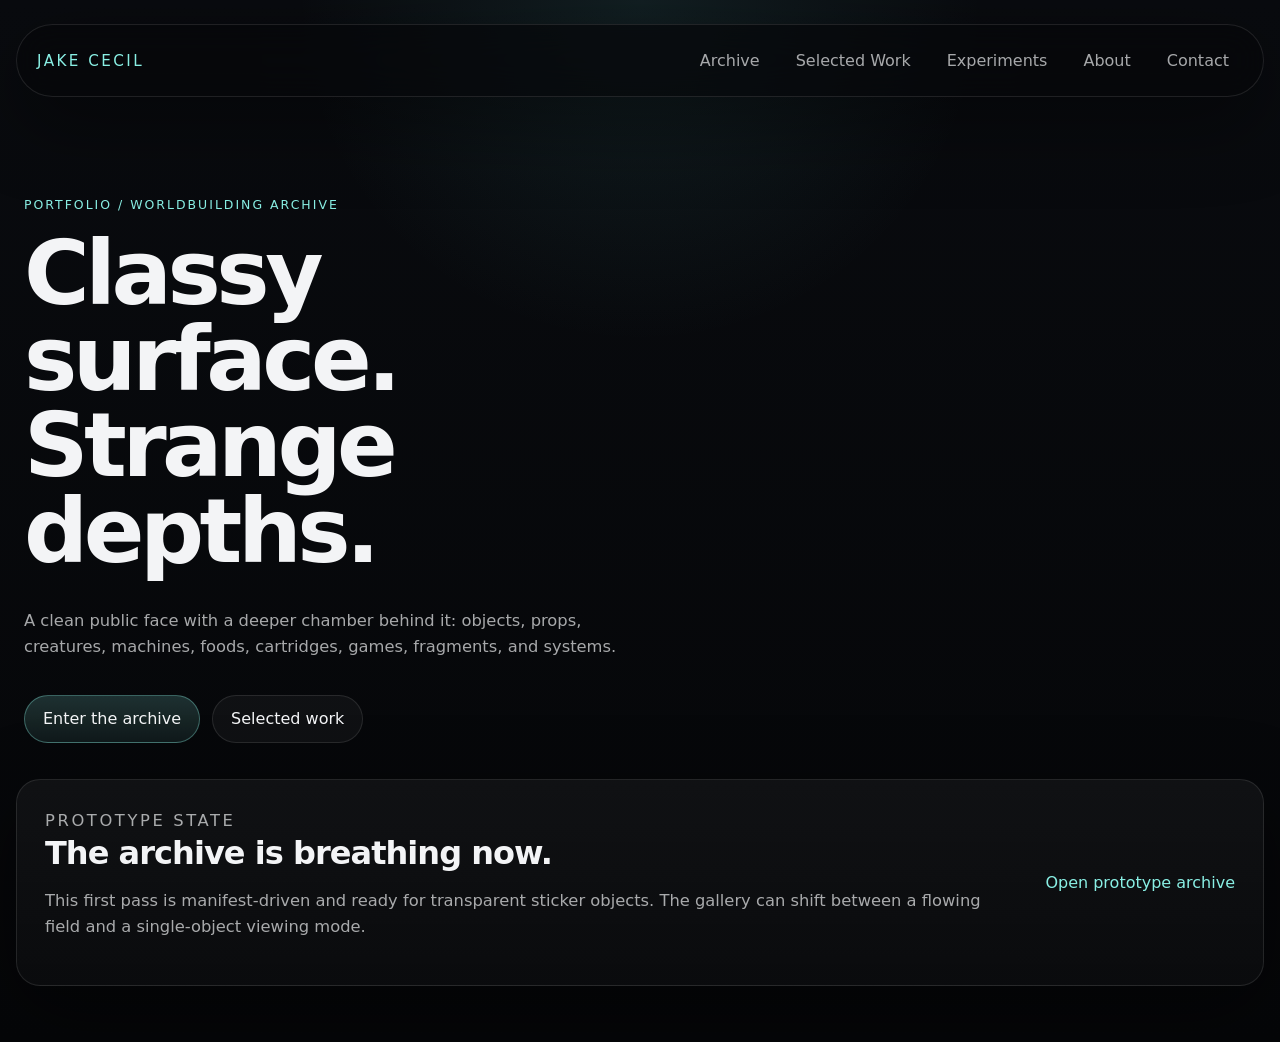
<file: index.html>
<!DOCTYPE html>
<html lang="en">
<head>
  <meta charset="UTF-8" />
  <meta name="viewport" content="width=device-width, initial-scale=1.0" />
  <title>Jake Cecil</title>
  <link rel="stylesheet" href="assets/css/styles.css" />
</head>
<body>
  <div class="site-shell">
    <header class="topbar">
      <a class="brand" href="index.html">Jake Cecil</a>
      <nav class="nav">
        <a href="archive.html">Archive</a>
        <a href="selected-work.html">Selected Work</a>
        <a href="experiments.html">Experiments</a>
        <a href="about.html">About</a>
        <a href="contact.html">Contact</a>
      </nav>
    </header>

    <main class="landing">
      <section class="hero">
        <p class="eyebrow">Portfolio / Worldbuilding Archive</p>
        <h1>Classy surface. Strange depths.</h1>
        <p class="lede">
          A clean public face with a deeper chamber behind it: objects, props, creatures,
          machines, foods, cartridges, games, fragments, and systems.
        </p>
        <div class="cta-row">
          <a class="button primary" href="archive.html">Enter the archive</a>
          <a class="button" href="selected-work.html">Selected work</a>
        </div>
      </section>

      <section class="preview-card">
        <div class="preview-copy">
          <p class="eyebrow">Prototype state</p>
          <h2>The archive is breathing now.</h2>
          <p>
            This first pass is manifest-driven and ready for transparent sticker objects.
            The gallery can shift between a flowing field and a single-object viewing mode.
          </p>
        </div>
        <a class="preview-link" href="archive.html">Open prototype archive</a>
      </section>
    </main>
  </div>
  <script src="assets/js/main.js"></script>
</body>
</html>
</file>
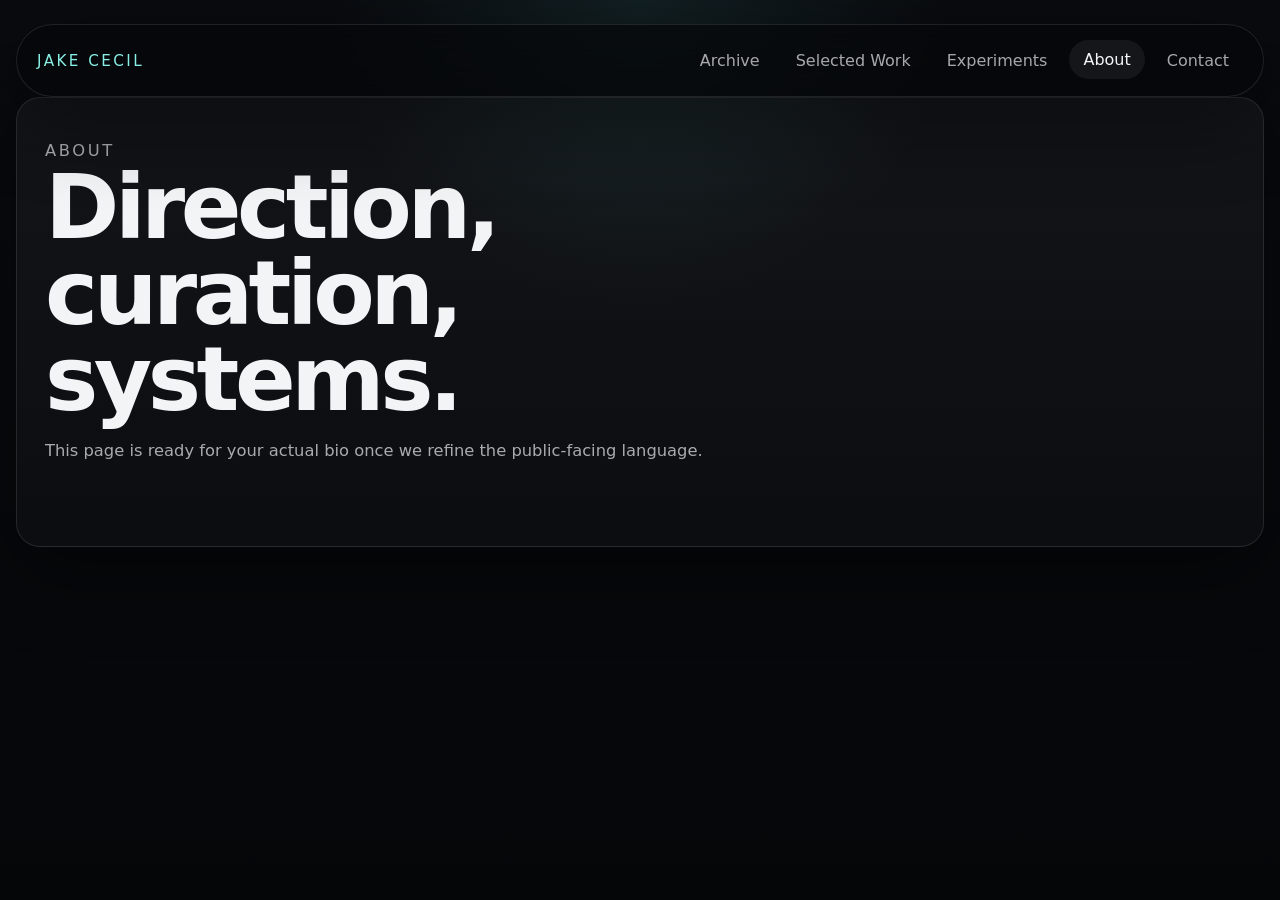
<file: about.html>
<!DOCTYPE html><html lang="en"><head><meta charset="UTF-8" /><meta name="viewport" content="width=device-width, initial-scale=1.0" /><title>About | Jake Cecil</title><link rel="stylesheet" href="assets/css/styles.css" /></head><body><div class="site-shell"><header class="topbar"><a class="brand" href="index.html">Jake Cecil</a><nav class="nav"><a href="archive.html">Archive</a><a href="selected-work.html">Selected Work</a><a href="experiments.html">Experiments</a><a class="active" href="about.html">About</a><a href="contact.html">Contact</a></nav></header><main class="simple-page"><p class="eyebrow">About</p><h1>Direction, curation, systems.</h1><p class="lede narrow">This page is ready for your actual bio once we refine the public-facing language.</p></main></div></body></html>
</file>
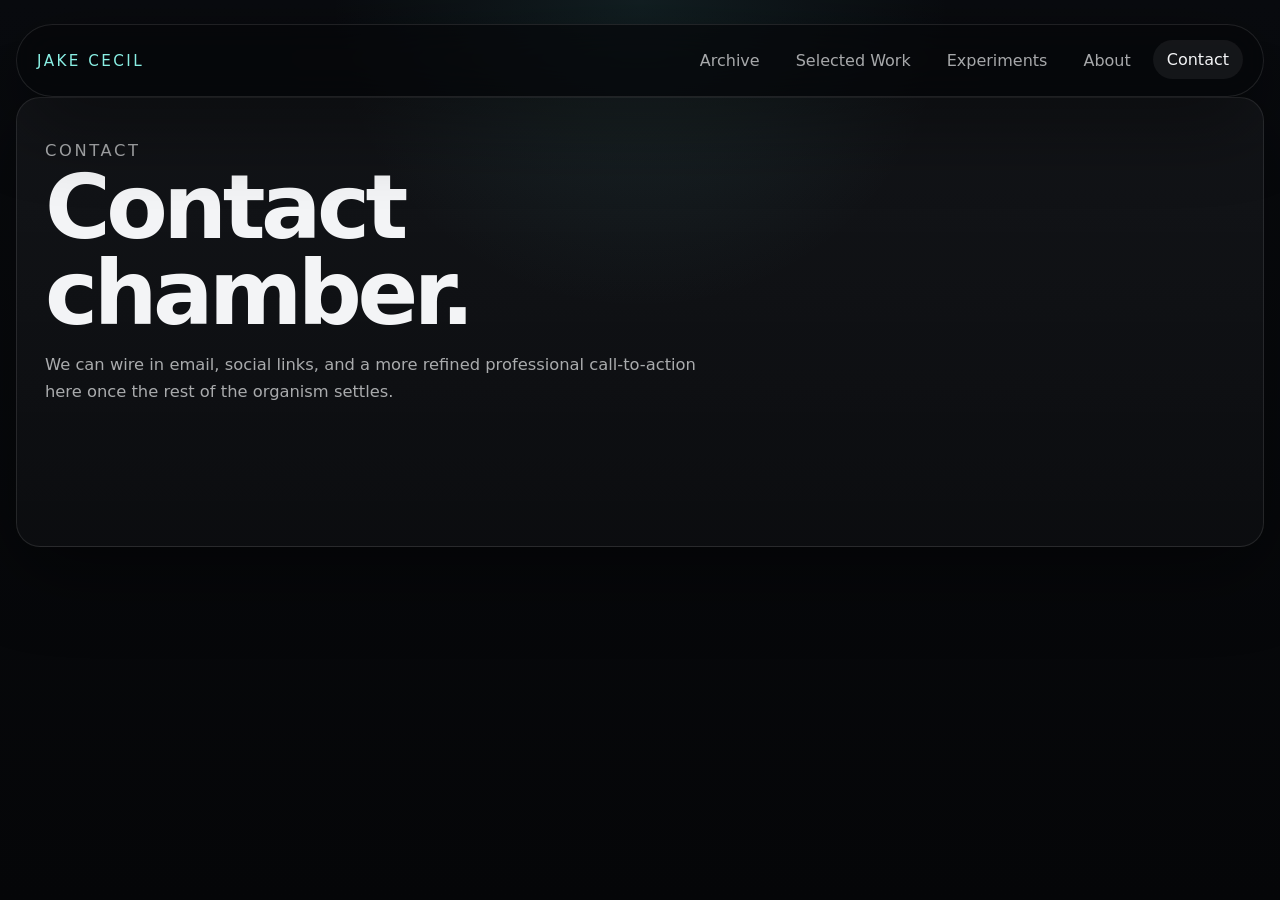
<file: contact.html>
<!DOCTYPE html><html lang="en"><head><meta charset="UTF-8" /><meta name="viewport" content="width=device-width, initial-scale=1.0" /><title>Contact | Jake Cecil</title><link rel="stylesheet" href="assets/css/styles.css" /></head><body><div class="site-shell"><header class="topbar"><a class="brand" href="index.html">Jake Cecil</a><nav class="nav"><a href="archive.html">Archive</a><a href="selected-work.html">Selected Work</a><a href="experiments.html">Experiments</a><a href="about.html">About</a><a class="active" href="contact.html">Contact</a></nav></header><main class="simple-page"><p class="eyebrow">Contact</p><h1>Contact chamber.</h1><p class="lede narrow">We can wire in email, social links, and a more refined professional call-to-action here once the rest of the organism settles.</p></main></div></body></html>
</file>
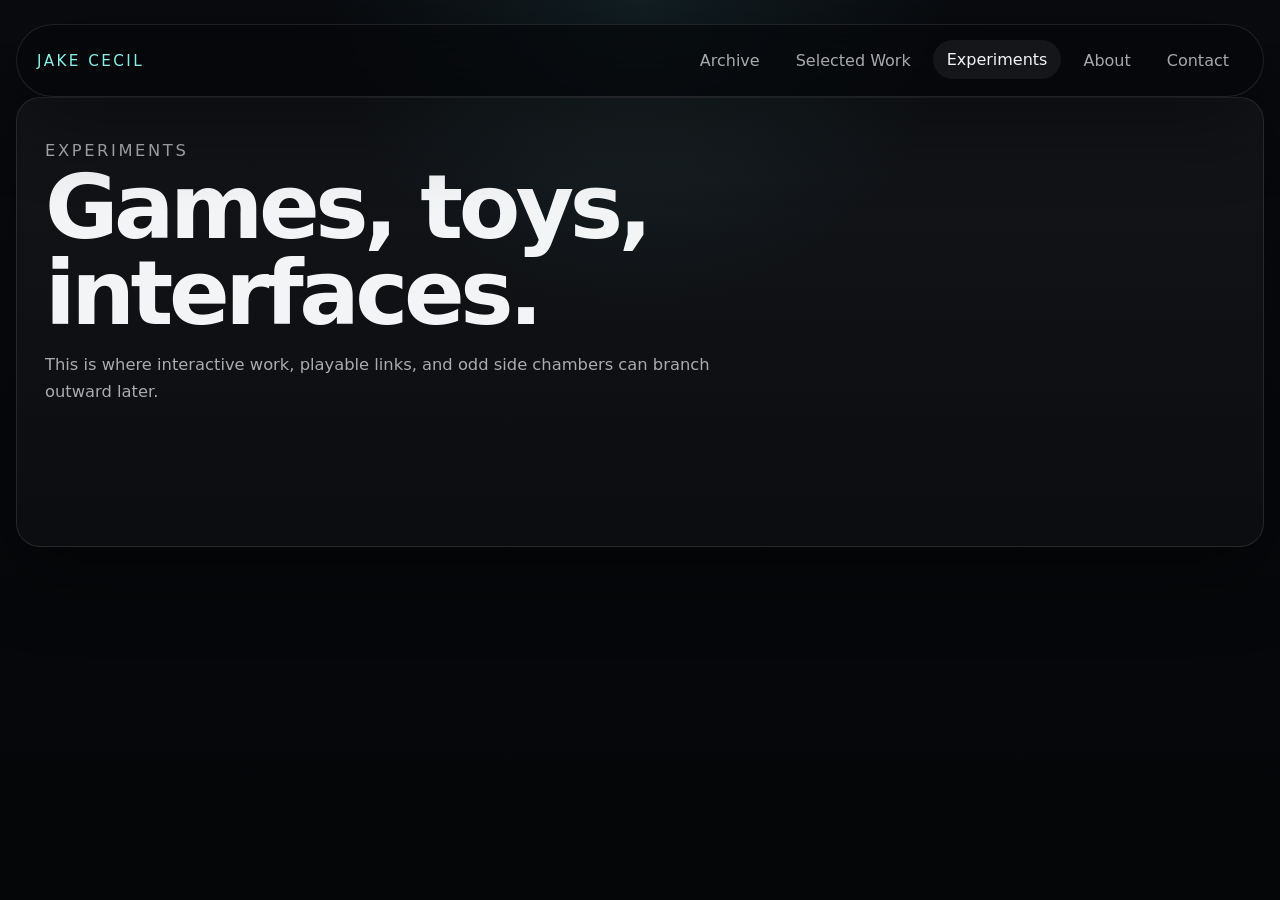
<file: experiments.html>
<!DOCTYPE html><html lang="en"><head><meta charset="UTF-8" /><meta name="viewport" content="width=device-width, initial-scale=1.0" /><title>Experiments | Jake Cecil</title><link rel="stylesheet" href="assets/css/styles.css" /></head><body><div class="site-shell"><header class="topbar"><a class="brand" href="index.html">Jake Cecil</a><nav class="nav"><a href="archive.html">Archive</a><a href="selected-work.html">Selected Work</a><a class="active" href="experiments.html">Experiments</a><a href="about.html">About</a><a href="contact.html">Contact</a></nav></header><main class="simple-page"><p class="eyebrow">Experiments</p><h1>Games, toys, interfaces.</h1><p class="lede narrow">This is where interactive work, playable links, and odd side chambers can branch outward later.</p></main></div></body></html>
</file>
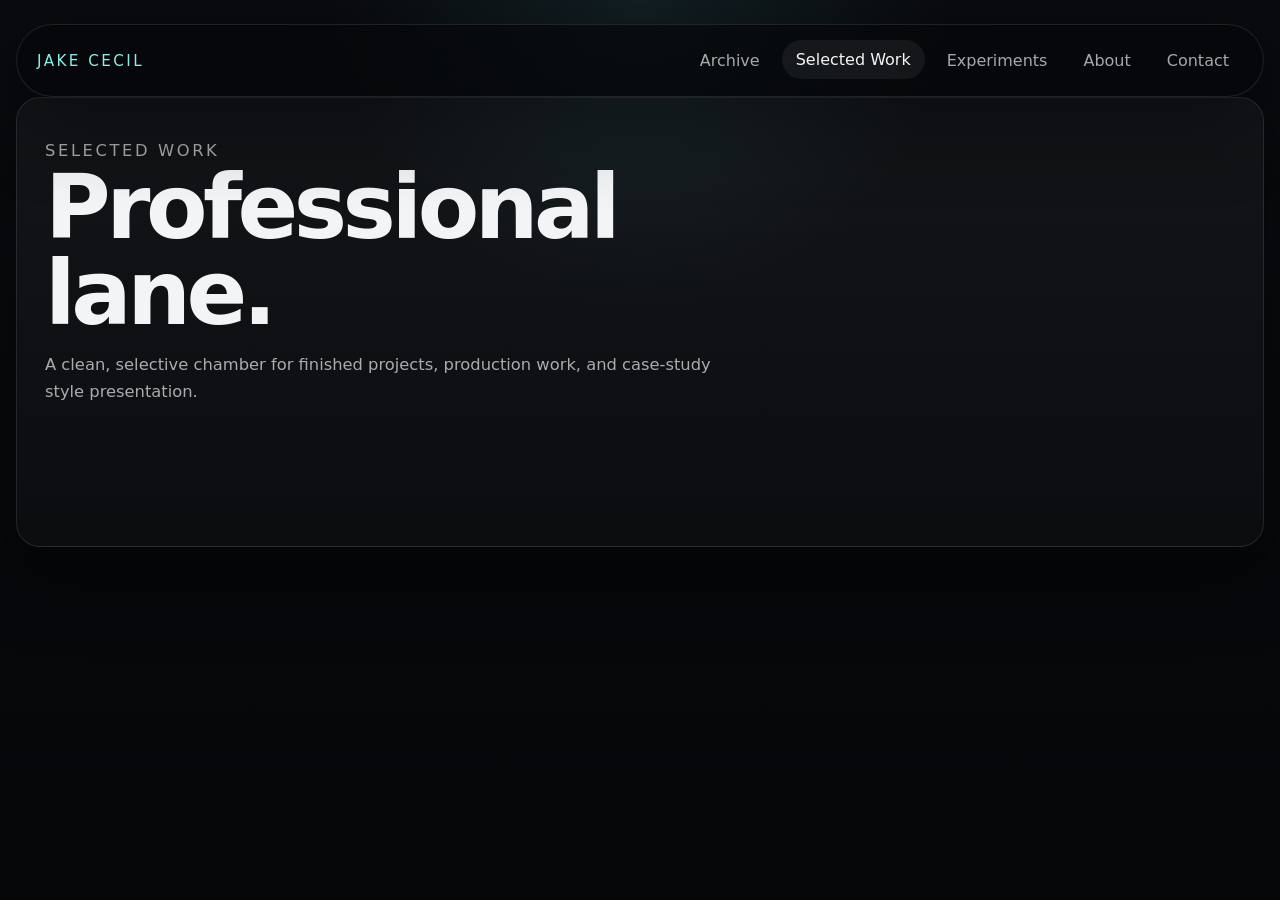
<file: selected-work.html>
<!DOCTYPE html><html lang="en"><head><meta charset="UTF-8" /><meta name="viewport" content="width=device-width, initial-scale=1.0" /><title>Selected Work | Jake Cecil</title><link rel="stylesheet" href="assets/css/styles.css" /></head><body><div class="site-shell"><header class="topbar"><a class="brand" href="index.html">Jake Cecil</a><nav class="nav"><a href="archive.html">Archive</a><a class="active" href="selected-work.html">Selected Work</a><a href="experiments.html">Experiments</a><a href="about.html">About</a><a href="contact.html">Contact</a></nav></header><main class="simple-page"><p class="eyebrow">Selected work</p><h1>Professional lane.</h1><p class="lede narrow">A clean, selective chamber for finished projects, production work, and case-study style presentation.</p></main></div></body></html>
</file>
<file: assets/css/styles.css>
:root {
  --bg: #050608;
  --panel: rgba(255,255,255,0.04);
  --panel-strong: rgba(255,255,255,0.07);
  --line: rgba(255,255,255,0.1);
  --text: #f3f4f6;
  --muted: rgba(243,244,246,0.68);
  --accent: #89efe4;
  --accent-soft: rgba(137,239,228,0.17);
  --shadow: 0 24px 80px rgba(0,0,0,0.45);
  --radius: 24px;
}

* { box-sizing: border-box; }
html, body { margin: 0; min-height: 100%; }
body {
  font-family: Inter, ui-sans-serif, system-ui, -apple-system, BlinkMacSystemFont, "Segoe UI", sans-serif;
  background:
    radial-gradient(circle at top, rgba(82, 177, 175, 0.12), transparent 28%),
    linear-gradient(180deg, #090b0f 0%, #050608 100%);
  color: var(--text);
}

a { color: inherit; text-decoration: none; }
button { font: inherit; }

.site-shell {
  width: min(1400px, calc(100vw - 32px));
  margin: 0 auto;
  padding: 24px 0 56px;
}

.topbar {
  display: flex;
  align-items: center;
  justify-content: space-between;
  gap: 20px;
  padding: 16px 20px;
  border: 1px solid var(--line);
  background: rgba(6, 8, 11, 0.72);
  backdrop-filter: blur(18px);
  border-radius: 999px;
  position: sticky;
  top: 18px;
  z-index: 40;
  box-shadow: var(--shadow);
}

.brand {
  font-size: 0.95rem;
  letter-spacing: 0.16em;
  text-transform: uppercase;
  color: var(--accent);
}

.nav {
  display: flex;
  flex-wrap: wrap;
  gap: 8px;
}

.nav a {
  padding: 10px 14px;
  border-radius: 999px;
  color: var(--muted);
  transition: background 180ms ease, color 180ms ease, transform 180ms ease;
}

.nav a:hover,
.nav a.active {
  background: rgba(255,255,255,0.06);
  color: var(--text);
  transform: translateY(-1px);
}

.landing,
.simple-page,
.archive-page {
  padding-top: 64px;
}

.hero {
  min-height: 58vh;
  display: grid;
  align-content: center;
  gap: 18px;
  padding: 36px 8px;
}

.eyebrow,
.asset-kicker {
  margin: 0;
  color: var(--accent);
  text-transform: uppercase;
  letter-spacing: 0.16em;
  font-size: 0.78rem;
}

h1 {
  margin: 0;
  font-size: clamp(2.9rem, 7vw, 6rem);
  line-height: 0.96;
  letter-spacing: -0.05em;
  max-width: 11ch;
}

h2 {
  margin: 0;
  font-size: clamp(1.35rem, 2.5vw, 2rem);
  letter-spacing: -0.03em;
}

.lede,
.simple-page p,
.preview-copy p,
.asset-meta p,
.single-meta p {
  color: var(--muted);
  line-height: 1.6;
  font-size: 1.02rem;
}

.lede { max-width: 60ch; }
.lede.narrow { max-width: 42rem; }

.cta-row,
.archive-controls,
.single-nav-row {
  display: flex;
  flex-wrap: wrap;
  gap: 12px;
  align-items: center;
}

.button {
  display: inline-flex;
  align-items: center;
  justify-content: center;
  gap: 10px;
  min-height: 48px;
  padding: 0 18px;
  border-radius: 999px;
  border: 1px solid var(--line);
  background: rgba(255,255,255,0.04);
  color: var(--text);
  cursor: pointer;
  transition: transform 180ms ease, background 180ms ease, border-color 180ms ease;
}

.button:hover,
.button.active {
  transform: translateY(-1px);
  background: rgba(255,255,255,0.09);
  border-color: rgba(255,255,255,0.16);
}

.button.primary {
  background: linear-gradient(180deg, rgba(137,239,228,0.18), rgba(137,239,228,0.08));
  border-color: rgba(137,239,228,0.34);
}

.button.small {
  min-height: 42px;
  padding: 0 14px;
  font-size: 0.95rem;
}

.button.ghost {
  background: rgba(255,255,255,0.03);
}

.preview-card,
.simple-page,
.archive-header {
  border: 1px solid var(--line);
  background: linear-gradient(180deg, rgba(255,255,255,0.045), rgba(255,255,255,0.025));
  border-radius: var(--radius);
  box-shadow: var(--shadow);
}

.preview-card {
  display: grid;
  grid-template-columns: 1fr auto;
  gap: 28px;
  align-items: end;
  padding: 28px;
}

.preview-link {
  color: var(--accent);
  align-self: center;
}

.simple-page {
  padding: 40px 28px;
  min-height: 50vh;
}

.archive-page {
  display: grid;
  gap: 24px;
}

.archive-header {
  display: flex;
  justify-content: space-between;
  align-items: end;
  gap: 24px;
  padding: 26px;
}

.archive-stage {
  position: relative;
  min-height: 60vh;
  transition: opacity 220ms ease, transform 220ms ease;
}

.archive-stage.is-transitioning {
  opacity: 0.82;
  transform: translateY(4px);
}

.view-grid {
  display: grid;
  grid-template-columns: repeat(auto-fit, minmax(270px, 1fr));
  gap: 20px;
  align-items: start;
}

.asset-card {
  border: 1px solid var(--line);
  border-radius: 28px;
  background: linear-gradient(180deg, rgba(255,255,255,0.04), rgba(255,255,255,0.02));
  overflow: hidden;
  box-shadow: var(--shadow);
  opacity: 0;
  transform: translateY(24px) scale(0.985);
  animation: rise 520ms cubic-bezier(.2,.7,.2,1) forwards;
  animation-delay: var(--stagger, 0ms);
}

.asset-card.featured {
  background: linear-gradient(180deg, rgba(137,239,228,0.07), rgba(255,255,255,0.025));
}

.asset-figure {
  width: 100%;
  border: 0;
  background:
    radial-gradient(circle at 50% 10%, rgba(137,239,228,0.07), transparent 34%),
    linear-gradient(180deg, #080a0d 0%, #050608 100%);
  padding: 28px;
  cursor: pointer;
}

.asset-figure img {
  width: 100%;
  height: 320px;
  object-fit: contain;
  display: block;
  filter: drop-shadow(0 30px 40px rgba(0,0,0,0.45));
  transition: transform 260ms ease, filter 260ms ease;
}

.asset-card:hover .asset-figure img {
  transform: translateY(-6px) scale(1.015);
  filter: drop-shadow(0 42px 56px rgba(0,0,0,0.56));
}

.asset-meta {
  padding: 22px 22px 24px;
}

.asset-meta p:last-child,
.single-meta p:last-child { margin-bottom: 0; }

.view-single {
  display: block;
}

.single-asset {
  border: 1px solid var(--line);
  border-radius: 32px;
  background: linear-gradient(180deg, rgba(255,255,255,0.045), rgba(255,255,255,0.02));
  box-shadow: var(--shadow);
  padding: 22px;
}

.single-counter {
  color: var(--muted);
}

.single-stage {
  min-height: 62vh;
  display: grid;
  place-items: center;
  padding: 24px;
  background:
    radial-gradient(circle at 50% 16%, rgba(137,239,228,0.09), transparent 30%),
    linear-gradient(180deg, #090b0f 0%, #050608 100%);
  border-radius: 24px;
  margin-top: 18px;
}

.single-stage img {
  max-width: min(100%, 960px);
  max-height: 72vh;
  width: auto;
  height: auto;
  object-fit: contain;
  display: block;
  filter: drop-shadow(0 44px 62px rgba(0,0,0,0.58));
}

.single-meta {
  padding: 20px 6px 2px;
  max-width: 46rem;
}

@keyframes rise {
  to {
    opacity: 1;
    transform: translateY(0) scale(1);
  }
}

@media (max-width: 900px) {
  .topbar,
  .archive-header,
  .preview-card {
    border-radius: 28px;
  }

  .topbar,
  .archive-header,
  .preview-card {
    flex-direction: column;
    align-items: flex-start;
  }

  .preview-card {
    grid-template-columns: 1fr;
  }
}

@media (max-width: 640px) {
  .site-shell { width: min(100vw - 20px, 1400px); }
  .topbar { padding: 16px; }
  .nav { gap: 4px; }
  h1 { font-size: clamp(2.4rem, 14vw, 4.4rem); }
  .asset-figure { padding: 18px; }
  .asset-figure img { height: 260px; }
  .single-stage { min-height: 50vh; padding: 12px; }
}


.archive-page--void {
  gap: 18px;
}

.archive-header--minimal {
  align-items: center;
  padding: 22px 24px;
}

.archive-header--minimal h1 {
  max-width: none;
  font-size: clamp(2.25rem, 5vw, 4.4rem);
}

.archive-stage--void {
  min-height: 68vh;
  padding: 10px 6px 24px;
}

.archive-stage--void.view-grid {
  display: grid;
  grid-template-columns: repeat(auto-fit, minmax(180px, 1fr));
  gap: 18px;
  align-items: stretch;
}

.void-cell {
  position: relative;
  min-height: 220px;
  border: 0;
  background: transparent;
  padding: 10px;
  cursor: pointer;
  opacity: 0;
  transform: translateY(22px) scale(0.985);
  animation: rise 520ms cubic-bezier(.2,.7,.2,1) forwards;
  animation-delay: var(--stagger, 0ms);
  transition: transform 220ms ease, filter 220ms ease;
}

.void-cell::before {
  content: "";
  position: absolute;
  inset: 4px;
  border-radius: 30px;
  background: radial-gradient(circle at 50% 38%, rgba(137,239,228,0.09), transparent 38%);
  opacity: 0;
  transition: opacity 220ms ease;
  pointer-events: none;
}

.void-cell:hover,
.void-cell:focus-visible {
  transform: translateY(-4px) scale(1.02);
  filter: brightness(1.04);
}

.void-cell:hover::before,
.void-cell:focus-visible::before {
  opacity: 1;
}

.void-cell img {
  width: 100%;
  height: 100%;
  min-height: 220px;
  max-height: 340px;
  object-fit: contain;
  display: block;
  position: relative;
  z-index: 1;
  transition: transform 220ms ease;
}

.void-cell:hover img,
.void-cell:focus-visible img {
  transform: scale(1.04);
}

.archive-stage--void.view-single {
  display: grid;
  place-items: center;
  min-height: 72vh;
}

.single-void {
  width: min(100%, 1120px);
  display: grid;
  gap: 16px;
  justify-items: center;
}

.single-void-stage {
  width: 100%;
  min-height: 68vh;
  display: grid;
  place-items: center;
  position: relative;
}

.single-void-stage img {
  max-width: 100%;
  max-height: 72vh;
  object-fit: contain;
  display: block;
}

.single-void-controls {
  display: flex;
  gap: 10px;
  align-items: center;
  justify-content: center;
}

.single-counter {
  color: var(--muted);
  letter-spacing: 0.08em;
  text-transform: uppercase;
  font-size: 0.78rem;
}

.viewer-overlay {
  position: fixed;
  inset: 0;
  z-index: 120;
  display: none;
}

.viewer-overlay.is-open {
  display: block;
}

.viewer-backdrop {
  position: absolute;
  inset: 0;
  background: rgba(0,0,0,0.84);
  backdrop-filter: blur(8px);
}

.viewer-shell {
  position: relative;
  z-index: 1;
  width: min(100vw - 28px, 1280px);
  height: min(100vh - 28px, 980px);
  margin: 14px auto;
  display: grid;
  grid-template-rows: auto 1fr;
  gap: 10px;
}

.viewer-topline {
  display: flex;
  justify-content: center;
  align-items: center;
  min-height: 44px;
}

.viewer-counter {
  color: rgba(255,255,255,0.78);
  letter-spacing: 0.1em;
  text-transform: uppercase;
  font-size: 0.8rem;
}

.viewer-close {
  position: absolute;
  top: 4px;
  right: 4px;
  width: 48px;
  height: 48px;
  border-radius: 999px;
  border: 1px solid rgba(255,255,255,0.14);
  background: rgba(255,255,255,0.06);
  color: white;
  font-size: 1.8rem;
  line-height: 1;
  cursor: pointer;
}

.viewer-stage {
  position: relative;
  min-height: 0;
  display: grid;
  place-items: center;
}

.viewer-stage img {
  max-width: 100%;
  max-height: calc(100vh - 110px);
  object-fit: contain;
  display: block;
  pointer-events: none;
}

.viewer-zone {
  position: absolute;
  top: 0;
  bottom: 0;
  width: 50%;
  border: 0;
  background: transparent;
  cursor: pointer;
}

.viewer-zone--left { left: 0; }
.viewer-zone--right { right: 0; }

.viewer-zone:hover {
  background: linear-gradient(90deg, rgba(255,255,255,0.04), transparent 60%);
}

.viewer-zone--right:hover {
  background: linear-gradient(270deg, rgba(255,255,255,0.04), transparent 60%);
}

.viewer-zone:focus-visible,
.viewer-close:focus-visible,
.void-cell:focus-visible {
  outline: 2px solid rgba(137,239,228,0.5);
  outline-offset: 2px;
}

@media (max-width: 820px) {
  .archive-stage--void.view-grid {
    grid-template-columns: repeat(2, minmax(0, 1fr));
    gap: 12px;
  }

  .void-cell {
    min-height: 180px;
    padding: 6px;
  }

  .void-cell img {
    min-height: 180px;
    max-height: 240px;
  }

  .viewer-shell {
    width: calc(100vw - 12px);
    height: calc(100vh - 12px);
    margin: 6px auto;
  }

  .viewer-stage img {
    max-height: calc(100vh - 82px);
  }
}

.archive-subtle {
  margin: 8px 0 0;
  color: var(--muted);
}

.collection-panel {
  display: grid;
  gap: 14px;
  padding: 18px 20px 0;
}

.collection-panel__meta {
  display: flex;
  align-items: center;
  justify-content: space-between;
  gap: 16px;
  flex-wrap: wrap;
}

.collection-panel__status {
  margin: 0;
  color: var(--muted);
  font-size: 0.95rem;
}

.collection-toggles {
  display: flex;
  gap: 10px;
  flex-wrap: wrap;
}

.collection-chip {
  display: inline-flex;
  align-items: center;
  gap: 10px;
  min-height: 40px;
  padding: 0 14px;
  border-radius: 999px;
  border: 1px solid rgba(255,255,255,0.12);
  background: rgba(255,255,255,0.03);
  color: rgba(255,255,255,0.78);
  cursor: pointer;
  transition: transform 180ms ease, background 180ms ease, border-color 180ms ease, color 180ms ease;
}

.collection-chip:hover,
.collection-chip.is-active {
  transform: translateY(-1px);
  background: rgba(255,255,255,0.08);
  border-color: rgba(137,239,228,0.32);
  color: var(--text);
}

.collection-chip__count,
.single-collection-pill,
.viewer-collection {
  display: inline-flex;
  align-items: center;
  min-height: 24px;
  padding: 0 10px;
  border-radius: 999px;
  background: rgba(255,255,255,0.06);
  color: rgba(255,255,255,0.72);
  font-size: 0.74rem;
  letter-spacing: 0.08em;
  text-transform: uppercase;
}

.archive-empty {
  min-height: 40vh;
  display: grid;
  place-items: center;
}

.archive-empty p {
  color: var(--muted);
}

.viewer-topline {
  gap: 10px;
}

@media (max-width: 820px) {
  .collection-panel {
    padding: 8px 4px 0;
  }

  .collection-panel__meta {
    align-items: flex-start;
  }
}
</file>
